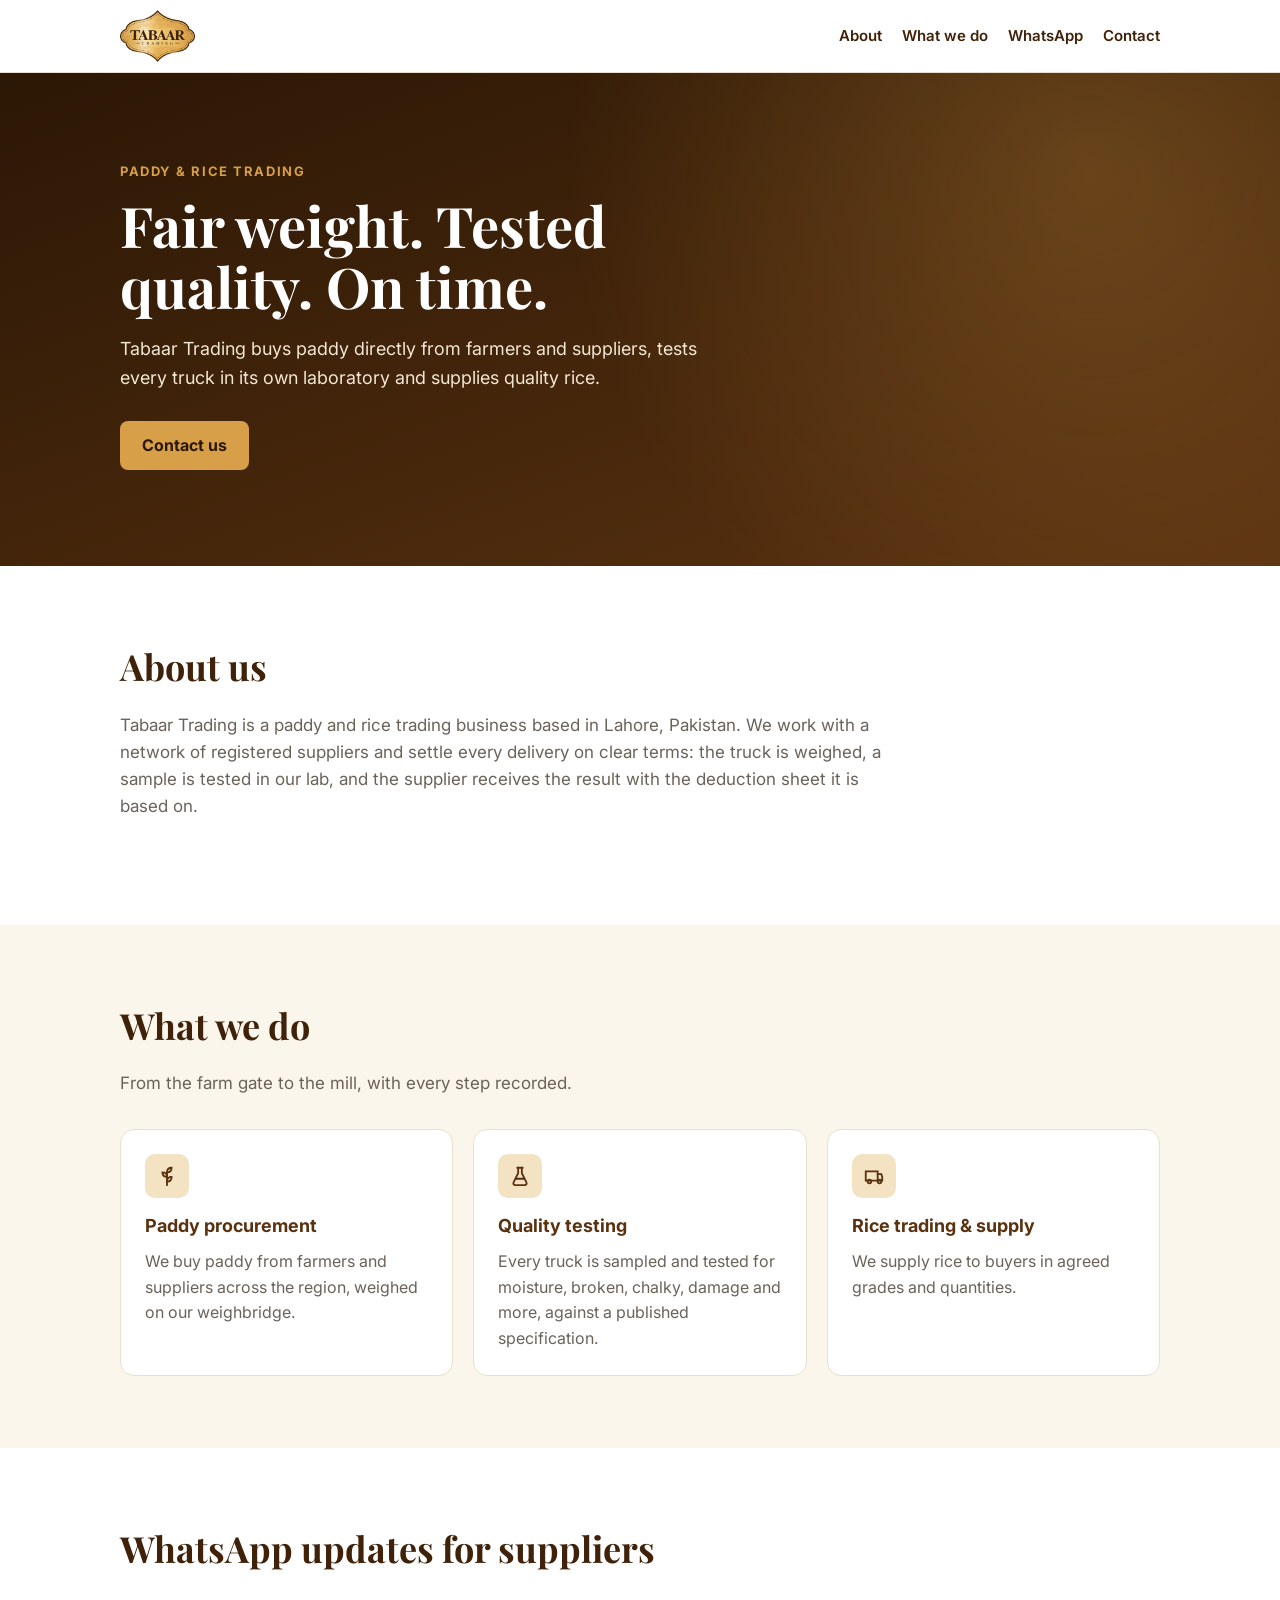
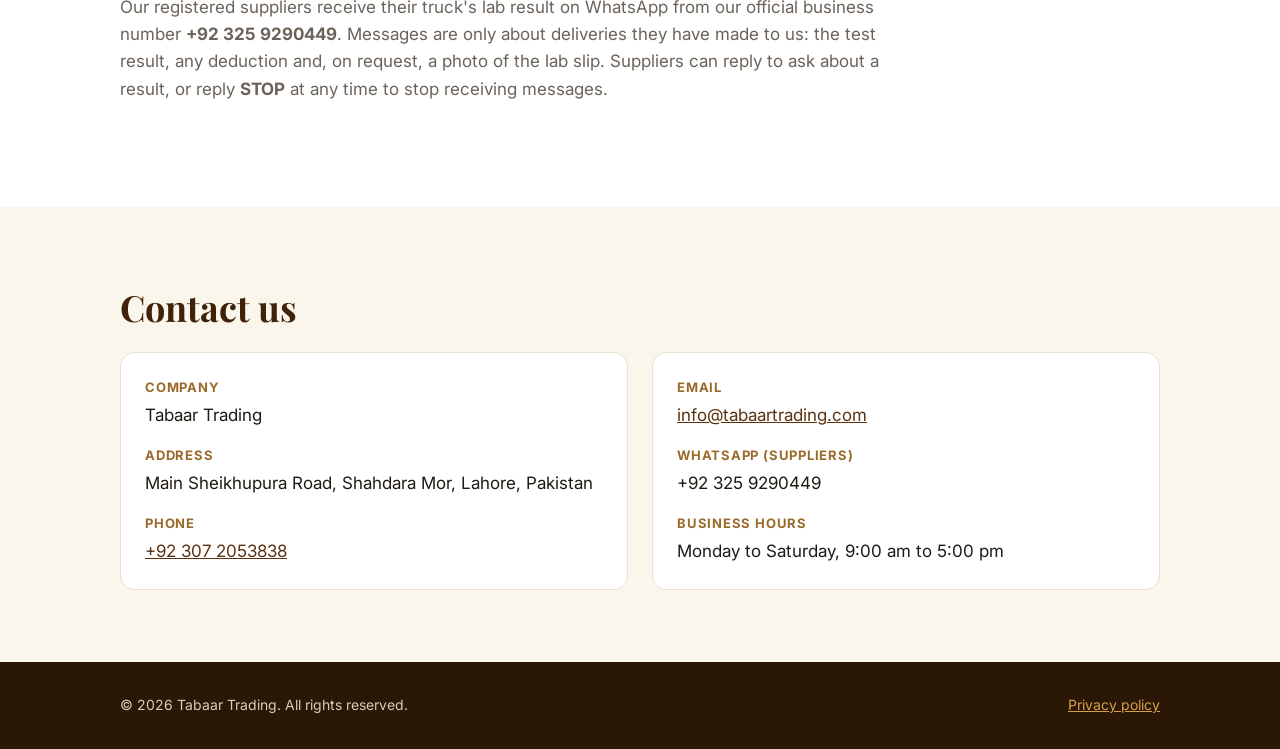
<file: index.html>
<!doctype html>
<html lang="en">
  <head>
    <meta name="facebook-domain-verification" content="bk6akn8lqwe074tqwecd6vf6lndrjz" />
    <meta charset="utf-8" />
    <meta name="viewport" content="width=device-width, initial-scale=1" />
    <title>Tabaar Trading | Paddy and rice trading</title>
    <meta
      name="description"
      content="Tabaar Trading buys paddy from farmers and suppliers, tests every truck in its own lab and trades rice. Contact us by phone, email or WhatsApp."
    />
    <link rel="icon" href="assets/icon.png" />
    <link rel="preconnect" href="https://fonts.googleapis.com" />
    <link rel="preconnect" href="https://fonts.gstatic.com" crossorigin />
    <link href="https://fonts.googleapis.com/css2?family=Inter:wght@400;600;700&family=Playfair+Display:wght@700&display=swap" rel="stylesheet" />
    <link rel="stylesheet" href="styles.css" />
  </head>
  <body>
    <header class="site-header">
      <div class="wrap">
        <a href="/" class="logo"><img src="assets/logo.png" alt="Tabaar Trading" width="480" height="332" /></a>
        <nav class="nav" aria-label="Main">
          <a href="#about">About</a>
          <a href="#services">What we do</a>
          <a href="#whatsapp">WhatsApp</a>
          <a href="#contact">Contact</a>
        </nav>
      </div>
    </header>

    <main>
      <section class="hero">
        <div class="wrap">
          <p class="eyebrow">Paddy &amp; rice trading</p>
          <h1>Fair weight. Tested quality. On time.</h1>
          <p>
            Tabaar Trading buys paddy directly from farmers and suppliers, tests every truck in its own laboratory and supplies quality rice.
          </p>
          <a class="btn" href="#contact">Contact us</a>
        </div>
      </section>

      <section id="about">
        <div class="wrap">
          <h2>About us</h2>
          <p class="lead">
            Tabaar Trading is a paddy and rice trading business based in
            Lahore, Pakistan. We work with a network of registered suppliers and settle every delivery on clear
            terms: the truck is weighed, a sample is tested in our lab, and the supplier receives the result with the deduction sheet it is
            based on.
          </p>
        </div>
      </section>

      <section id="services" class="alt">
        <div class="wrap">
          <h2>What we do</h2>
          <p class="lead">From the farm gate to the mill, with every step recorded.</p>
          <div class="grid">
            <div class="card">
              <span class="icon" aria-hidden="true">
                <svg width="22" height="22" viewBox="0 0 24 24" fill="none" stroke="currentColor" stroke-width="2" stroke-linecap="round"><path d="M12 22V8" /><path d="M12 8c0-3 2-5 5-5 0 3-2 5-5 5Z" /><path d="M12 13c0-3-2-5-5-5 0 3 2 5 5 5Z" /><path d="M12 18c0-3 2-5 5-5 0 3-2 5-5 5Z" /></svg>
              </span>
              <h3>Paddy procurement</h3>
              <p>We buy paddy from farmers and suppliers across the region, weighed on our weighbridge.</p>
            </div>
            <div class="card">
              <span class="icon" aria-hidden="true">
                <svg width="22" height="22" viewBox="0 0 24 24" fill="none" stroke="currentColor" stroke-width="2" stroke-linecap="round"><path d="M9 3h6" /><path d="M10 3v6L5 19a2 2 0 0 0 1.8 3h10.4A2 2 0 0 0 19 19l-5-10V3" /><path d="M7.5 15h9" /></svg>
              </span>
              <h3>Quality testing</h3>
              <p>Every truck is sampled and tested for moisture, broken, chalky, damage and more, against a published specification.</p>
            </div>
            <div class="card">
              <span class="icon" aria-hidden="true">
                <svg width="22" height="22" viewBox="0 0 24 24" fill="none" stroke="currentColor" stroke-width="2" stroke-linecap="round"><path d="M3 7h13v10H3z" /><path d="M16 10h4l1 3v4h-5" /><circle cx="7" cy="18" r="2" /><circle cx="18" cy="18" r="2" /></svg>
              </span>
              <h3>Rice trading &amp; supply</h3>
              <p>We supply rice to buyers in agreed grades and quantities.</p>
            </div>
          </div>
        </div>
      </section>

      <section id="whatsapp">
        <div class="wrap">
          <h2>WhatsApp updates for suppliers</h2>
          <p class="lead">
            Our registered suppliers receive their truck's lab result on WhatsApp from our official business number
            <strong>+92 325 9290449</strong>. Messages are only about deliveries they have made to us: the test result, any deduction and,
            on request, a photo of the lab slip. Suppliers can reply to ask about a result, or reply <strong>STOP</strong> at any time to stop
            receiving messages.
          </p>
        </div>
      </section>

      <section id="contact" class="alt">
        <div class="wrap">
          <h2>Contact us</h2>
          <div class="contact">
            <div class="card">
              <dl class="details">
                <dt>Company</dt>
                <dd>Tabaar Trading</dd>
                <dt>Address</dt>
                <dd>Main Sheikhupura Road, Shahdara Mor, Lahore, Pakistan</dd>
                <dt>Phone</dt>
                <dd><a href="tel:+923072053838">+92 307 2053838</a></dd>
              </dl>
            </div>
            <div class="card">
              <dl class="details">
                <dt>Email</dt>
                <dd><a href="mailto:info@tabaartrading.com">info@tabaartrading.com</a></dd>
                <dt>WhatsApp (suppliers)</dt>
                <dd>+92 325 9290449</dd>
                <dt>Business hours</dt>
                <dd>Monday to Saturday, 9:00 am to 5:00 pm</dd>
              </dl>
            </div>
          </div>
        </div>
      </section>
    </main>

    <footer class="site-footer">
      <div class="wrap">
        <span>© 2026 Tabaar Trading. All rights reserved.</span>
        <span><a href="privacy.html">Privacy policy</a></span>
      </div>
    </footer>
  </body>
</html>
</file>
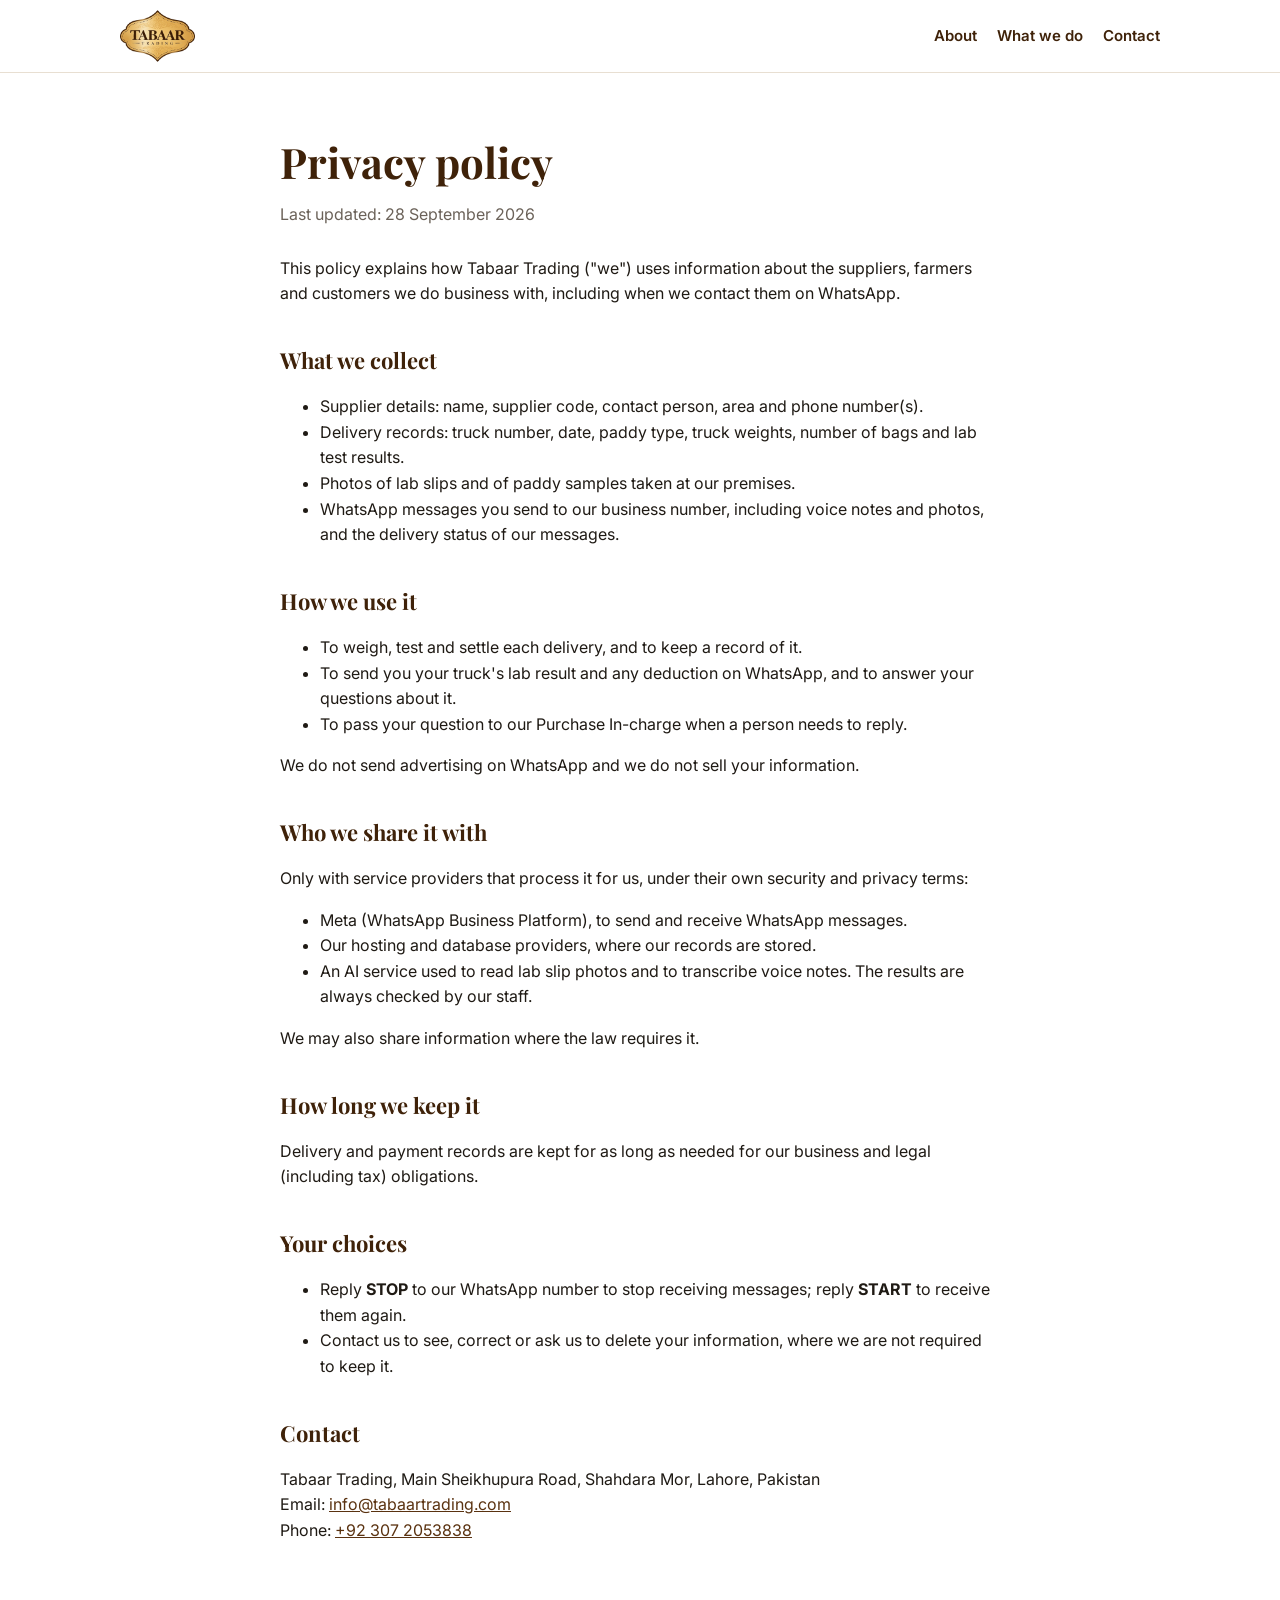
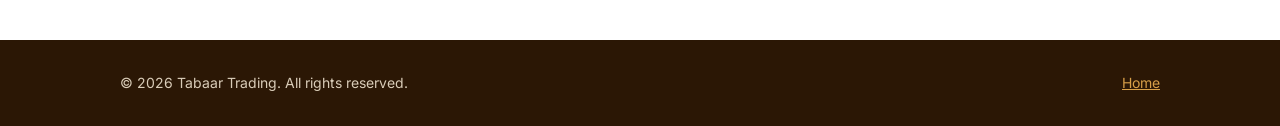
<file: privacy.html>
<!doctype html>
<html lang="en">
  <head>
    <meta charset="utf-8" />
    <meta name="viewport" content="width=device-width, initial-scale=1" />
    <title>Privacy policy | Tabaar Trading</title>
    <meta name="description" content="How Tabaar Trading uses the information of its suppliers and customers, including WhatsApp messages." />
    <link rel="icon" href="assets/icon.png" />
    <link rel="preconnect" href="https://fonts.googleapis.com" />
    <link rel="preconnect" href="https://fonts.gstatic.com" crossorigin />
    <link href="https://fonts.googleapis.com/css2?family=Inter:wght@400;600;700&family=Playfair+Display:wght@700&display=swap" rel="stylesheet" />
    <link rel="stylesheet" href="styles.css" />
  </head>
  <body>
    <header class="site-header">
      <div class="wrap">
        <a href="/" class="logo"><img src="assets/logo.png" alt="Tabaar Trading" width="480" height="332" /></a>
        <nav class="nav" aria-label="Main">
          <a href="/#about">About</a>
          <a href="/#services">What we do</a>
          <a href="/#contact">Contact</a>
        </nav>
      </div>
    </header>

    <main class="legal">
      <div class="wrap">
        <h1>Privacy policy</h1>
        <p class="updated">Last updated: 28 September 2026</p>

        <p>
          This policy explains how Tabaar Trading ("we") uses information about the
          suppliers, farmers and customers we do business with, including when we contact them on WhatsApp.
        </p>

        <h2>What we collect</h2>
        <ul>
          <li>Supplier details: name, supplier code, contact person, area and phone number(s).</li>
          <li>Delivery records: truck number, date, paddy type, truck weights, number of bags and lab test results.</li>
          <li>Photos of lab slips and of paddy samples taken at our premises.</li>
          <li>WhatsApp messages you send to our business number, including voice notes and photos, and the delivery status of our messages.</li>
        </ul>

        <h2>How we use it</h2>
        <ul>
          <li>To weigh, test and settle each delivery, and to keep a record of it.</li>
          <li>To send you your truck's lab result and any deduction on WhatsApp, and to answer your questions about it.</li>
          <li>To pass your question to our Purchase In-charge when a person needs to reply.</li>
        </ul>
        <p>We do not send advertising on WhatsApp and we do not sell your information.</p>

        <h2>Who we share it with</h2>
        <p>Only with service providers that process it for us, under their own security and privacy terms:</p>
        <ul>
          <li>Meta (WhatsApp Business Platform), to send and receive WhatsApp messages.</li>
          <li>Our hosting and database providers, where our records are stored.</li>
          <li>An AI service used to read lab slip photos and to transcribe voice notes. The results are always checked by our staff.</li>
        </ul>
        <p>We may also share information where the law requires it.</p>

        <h2>How long we keep it</h2>
        <p>Delivery and payment records are kept for as long as needed for our business and legal (including tax) obligations.</p>

        <h2>Your choices</h2>
        <ul>
          <li>Reply <strong>STOP</strong> to our WhatsApp number to stop receiving messages; reply <strong>START</strong> to receive them again.</li>
          <li>Contact us to see, correct or ask us to delete your information, where we are not required to keep it.</li>
        </ul>

        <h2>Contact</h2>
        <p>
          Tabaar Trading, Main Sheikhupura Road, Shahdara Mor, Lahore, Pakistan<br />
          Email: <a href="mailto:info@tabaartrading.com">info@tabaartrading.com</a><br />
          Phone: <a href="tel:+923072053838">+92 307 2053838</a>
        </p>
      </div>
    </main>

    <footer class="site-footer">
      <div class="wrap">
        <span>© 2026 Tabaar Trading. All rights reserved.</span>
        <span><a href="/">Home</a></span>
      </div>
    </footer>
  </body>
</html>
</file>
<file: styles.css>
:root {
  --brown-900: #2b1705;
  --brown-800: #3f2209;
  --brown-700: #5a3210;
  --brown-600: #9a6a2a;
  --gold-500: #d79f48;
  --gold-100: #f3e3c3;
  --cream: #fbf6ec;
  --ink: #1f1a14;
  --muted: #6b6259;
  --line: #e8dfd2;
  --white: #ffffff;
}

* {
  box-sizing: border-box;
}

html {
  scroll-behavior: smooth;
}

body {
  margin: 0;
  font-family: "Inter", system-ui, -apple-system, "Segoe UI", Roboto, Arial, sans-serif;
  color: var(--ink);
  background: var(--white);
  line-height: 1.6;
  -webkit-font-smoothing: antialiased;
}

img {
  max-width: 100%;
  height: auto;
}

a {
  color: var(--brown-700);
}

.wrap {
  max-width: 1080px;
  margin: 0 auto;
  padding: 0 20px;
}

/* Header */
.site-header {
  position: sticky;
  top: 0;
  z-index: 10;
  background: rgba(255, 255, 255, 0.96);
  border-bottom: 1px solid var(--line);
  backdrop-filter: blur(6px);
}

.site-header .wrap {
  display: flex;
  align-items: center;
  justify-content: space-between;
  gap: 16px;
  min-height: 72px;
}

.logo img {
  display: block;
  height: 52px;
  width: auto;
}

.nav {
  display: flex;
  flex-wrap: wrap;
  gap: 4px 20px;
}

.nav a {
  color: var(--brown-800);
  font-weight: 600;
  font-size: 15px;
  text-decoration: none;
}

.nav a:hover {
  color: var(--brown-600);
}

/* Hero */
.hero {
  background:
    radial-gradient(circle at 85% 20%, rgba(215, 159, 72, 0.25), transparent 45%),
    linear-gradient(160deg, var(--brown-900), var(--brown-700));
  color: var(--white);
  padding: 88px 0 96px;
}

.hero .eyebrow {
  color: var(--gold-500);
  font-weight: 700;
  letter-spacing: 0.12em;
  text-transform: uppercase;
  font-size: 13px;
  margin: 0 0 12px;
}

.hero h1 {
  font-family: "Playfair Display", Georgia, "Times New Roman", serif;
  font-size: clamp(34px, 6vw, 56px);
  line-height: 1.1;
  margin: 0 0 18px;
  max-width: 14ch;
}

.hero p {
  font-size: 18px;
  max-width: 56ch;
  color: #f1e6d4;
  margin: 0 0 28px;
}

.btn {
  display: inline-block;
  background: var(--gold-500);
  color: var(--brown-900);
  font-weight: 700;
  padding: 12px 22px;
  border-radius: 8px;
  text-decoration: none;
}

.btn:hover {
  background: #e7b562;
}

/* Sections */
section {
  padding: 72px 0;
}

section.alt {
  background: var(--cream);
}

h2 {
  font-family: "Playfair Display", Georgia, "Times New Roman", serif;
  font-size: clamp(26px, 4vw, 36px);
  color: var(--brown-800);
  margin: 0 0 16px;
}

.lead {
  font-size: 17px;
  color: var(--muted);
  max-width: 70ch;
  margin: 0 0 32px;
}

.grid {
  display: grid;
  grid-template-columns: repeat(auto-fit, minmax(240px, 1fr));
  gap: 20px;
}

.card {
  background: var(--white);
  border: 1px solid var(--line);
  border-radius: 14px;
  padding: 24px;
}

.card h3 {
  margin: 0 0 8px;
  color: var(--brown-700);
  font-size: 18px;
}

.card p {
  margin: 0;
  color: var(--muted);
}

.icon {
  display: inline-flex;
  width: 44px;
  height: 44px;
  border-radius: 10px;
  align-items: center;
  justify-content: center;
  background: var(--gold-100);
  color: var(--brown-700);
  margin-bottom: 14px;
}

/* Contact */
.contact {
  display: grid;
  grid-template-columns: repeat(auto-fit, minmax(260px, 1fr));
  gap: 24px;
}

dl.details {
  margin: 0;
}

dl.details dt {
  font-size: 13px;
  font-weight: 700;
  letter-spacing: 0.06em;
  text-transform: uppercase;
  color: var(--brown-600);
  margin-top: 16px;
}

dl.details dt:first-child {
  margin-top: 0;
}

dl.details dd {
  margin: 4px 0 0;
  font-size: 17px;
}

/* Legal pages */
.legal {
  padding: 56px 0 80px;
}

.legal .wrap {
  max-width: 760px;
}

.legal h1 {
  font-family: "Playfair Display", Georgia, "Times New Roman", serif;
  color: var(--brown-800);
  font-size: clamp(30px, 5vw, 42px);
  margin: 0 0 6px;
}

.legal h2 {
  font-size: 22px;
  margin: 36px 0 10px;
}

.legal .updated {
  color: var(--muted);
  margin: 0 0 28px;
}

/* Footer */
.site-footer {
  background: var(--brown-900);
  color: #d9ccb8;
  padding: 32px 0;
  font-size: 14px;
}

.site-footer .wrap {
  display: flex;
  flex-wrap: wrap;
  justify-content: space-between;
  gap: 12px;
}

.site-footer a {
  color: var(--gold-500);
}

@media (max-width: 640px) {
  .site-header .wrap {
    flex-direction: column;
    align-items: flex-start;
    padding-top: 10px;
    padding-bottom: 10px;
  }

  .hero {
    padding: 56px 0 64px;
  }

  section {
    padding: 52px 0;
  }
}
</file>
